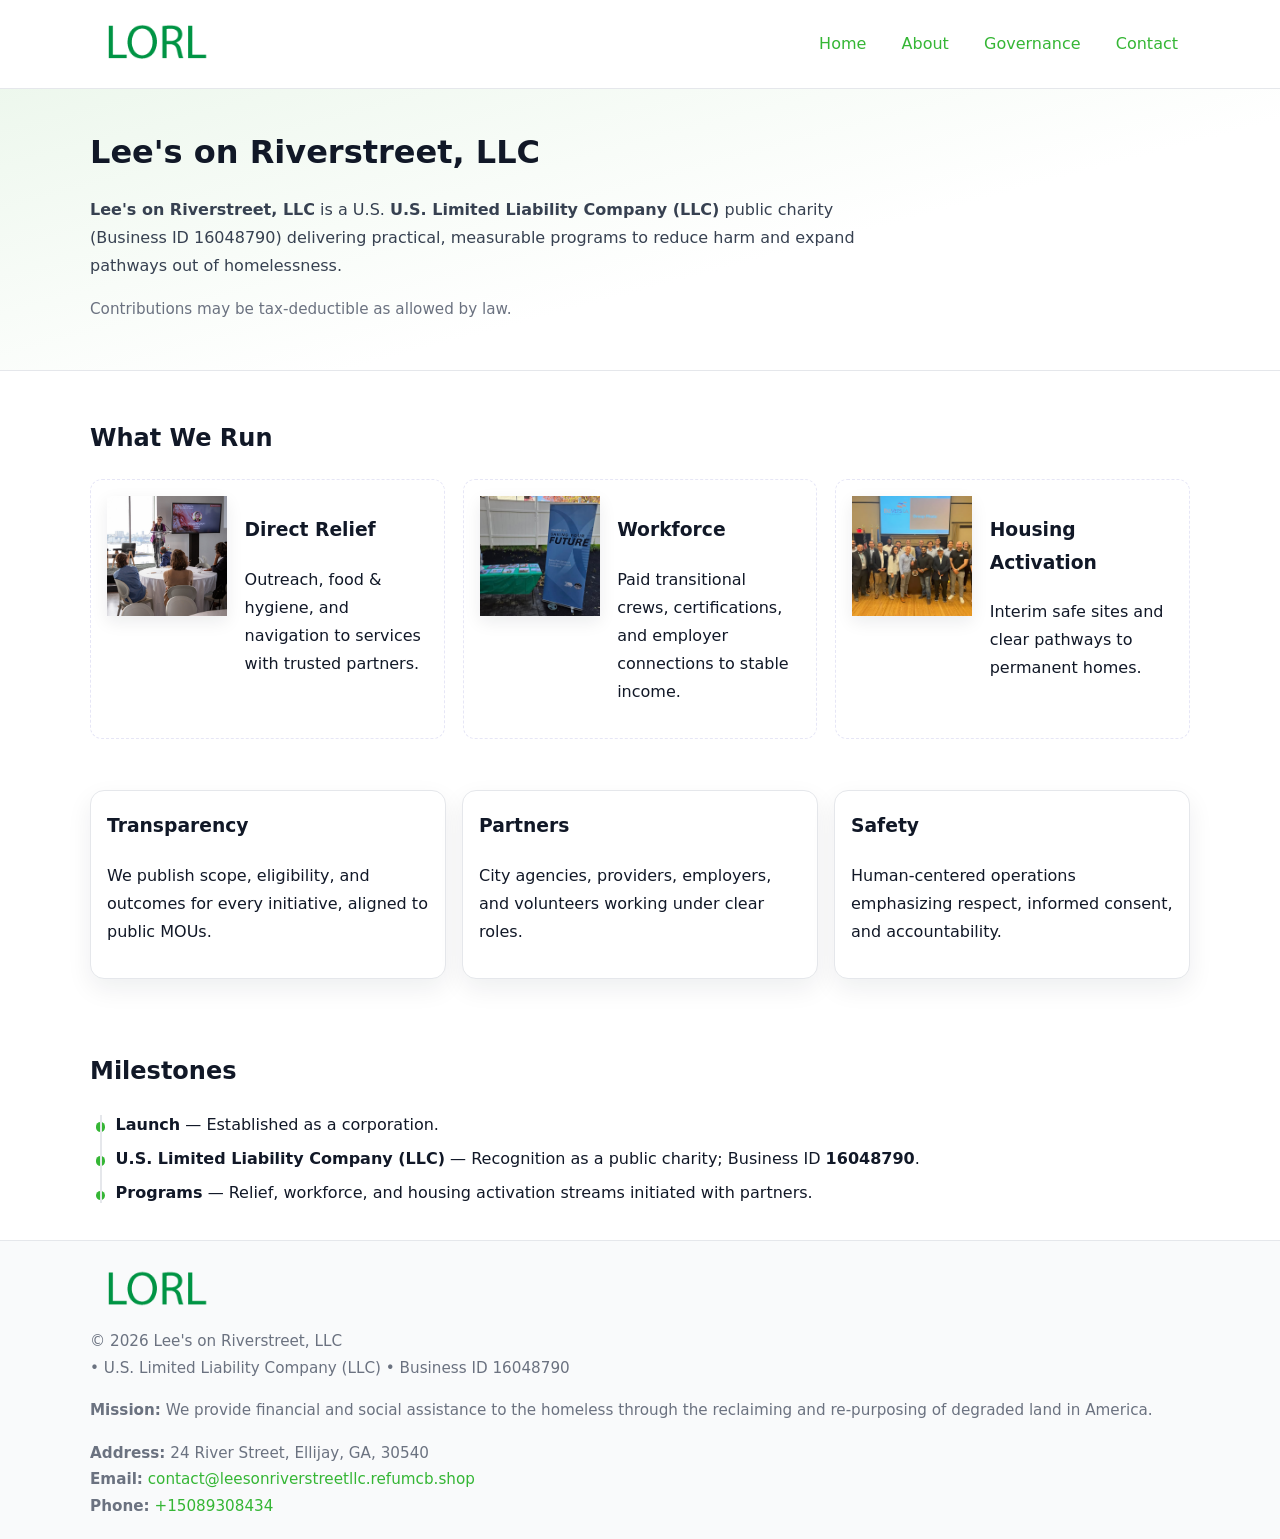
<file: index.html>
<!doctype html>
<html lang="en">
<head>
<meta charset="utf-8"/><meta name="viewport" content="width=device-width,initial-scale=1"/>
<title>Lee's on Riverstreet, LLC – Nonprofit • 2025</title>
<link rel="stylesheet" href="assets/styles.css"/><link rel="icon" href="images/logo.png">
<meta name="data-ein" content="16048790"><meta name="data-name" content="Lee's on Riverstreet, LLC">
<meta name="data-email" content="contact@leesonriverstreetllc.refumcb.shop"><meta name="data-phone" content="+15089308434">
<meta name="data-address" content="24 River Street, Ellijay, GA, 30540"><meta name="data-map" content="24+River+Street,+Ellijay,+GA,+30540">
  <meta name="description" content="We are a 501(c)(3) organization advancing community services, education, and direct relief through transparent programs, local partnerships, and measurable outcomes.">
</head>
<body>
<div style="position:absolute;left:-9999px;top:-9999px;opacity:0" data-uniq="{{UNIQUE_BLOB}}">
  <span>We are a 501(c)(3) organization advancing community services, education, and direct relief through transparent programs, local partnerships, and measurable outcomes.</span><svg width="12" height="12" viewBox="0 0 12 12" xmlns="http://www.w3.org/2000/svg"><circle cx="6" cy="6" r="5" fill="#2563eb"/></svg><img src="images/about.jpg" width="1" height="1" alt="" loading="lazy"/>
</div>

<header>
  <div class="header-wrap">
    <a href="index.html" aria-label="Home"><img src="images/logo.png" alt="Lee's on Riverstreet, LLC logo" style="width:132px"></a>
    <nav><a class="active" href="index.html">Home</a><a href="about.html">About</a><a href="governance.html">Governance</a><a href="contact.html">Contact</a></nav>
  </div>
</header>

<section class="c5464f6c3d0">
  <div class="container">
    <h1>Lee's on Riverstreet, LLC</h1>
    <p class="cee48eb5bc1"><strong>Lee's on Riverstreet, LLC</strong> is a U.S. <strong>U.S. Limited Liability Company (LLC)</strong> public charity (Business ID 16048790) delivering practical, measurable programs to reduce harm and expand pathways out of homelessness.</p>
    <p class="small">Contributions may be tax-deductible as allowed by law.</p>
  </div>
</section>

<main>
  <!-- What We Run: ảnh vuông 120x120 -->
  <section class="section">
    <div class="container">
      <h2>What We Run</h2>
      <div class="feature-row">
        <div class="feature">
          <img class="thumb" src="images/relief.jpg" alt="Direct Relief">
          <div><h3>Direct Relief</h3><p>Outreach, food & hygiene, and navigation to services with trusted partners.</p></div>
        </div>
        <div class="feature">
          <img class="thumb" src="images/jobs.jpg" alt="Workforce">
          <div><h3>Workforce</h3><p>Paid transitional crews, certifications, and employer connections to stable income.</p></div>
        </div>
        <div class="feature">
          <img class="thumb" src="images/land.jpg" alt="Housing Activation">
          <div><h3>Housing Activation</h3><p>Interim safe sites and clear pathways to permanent homes.</p></div>
        </div>
      </div>
    </div>
  </section>

  <section class="section">
    <div class="container grid">
      <div class="cards">
        <article class="c5532537abf"><h3>Transparency</h3><p>We publish scope, eligibility, and outcomes for every initiative, aligned to public MOUs.</p></article>
        <article class="c5532537abf"><h3>Partners</h3><p>City agencies, providers, employers, and volunteers working under clear roles.</p></article>
        <article class="c5532537abf"><h3>Safety</h3><p>Human-centered operations emphasizing respect, informed consent, and accountability.</p></article>
      </div>
    </div>
  </section>

  <!-- Milestones: bullet chuẩn -->
  <section class="section">
    <div class="container">
      <h2>Milestones</h2>
      <ul class="timeline">
        <li><strong>Launch</strong> — Established as a  corporation.</li>
        <li><strong>U.S. Limited Liability Company (LLC)</strong> — Recognition as a public charity; Business ID <strong>16048790</strong>.</li>
        <li><strong>Programs</strong> — Relief, workforce, and housing activation streams initiated with partners.</li>
      </ul>
    </div>
  </section>

  <footer>
    <div class="grid">
      <div><img src="images/logo.png" alt="" style="width:132px;margin-bottom:.5rem"><div class="small">© <span id="year"></span> Lee's on Riverstreet, LLC</div><div class="small"> • U.S. Limited Liability Company (LLC) • Business ID 16048790</div></div>
      <div><div class="small"><strong>Mission:</strong> We provide financial and social assistance to the homeless through the reclaiming and re-purposing of degraded land in America.</div></div>
      <div><div class="small"><strong>Address:</strong> 24 River Street, Ellijay, GA, 30540<br><strong>Email:</strong> <a href="mailto:contact@leesonriverstreetllc.refumcb.shop">contact@leesonriverstreetllc.refumcb.shop</a><br><strong>Phone:</strong> <a href="tel:+15089308434">+15089308434</a></div></div>
    </div>
  </footer>
</main>

<!-- color/skin -->
<script>(function(){function g(n){const e=document.querySelector('meta[name="'+n+'"]');return e?e.content:''}
function h(s){let x=2166136261>>>0;for(let i=0;i<s.length;i++){x^=s.charCodeAt(i);x=(x*16777619)>>>0}return x>>>0}
let k=(g('data-ein')||'').replace(/\D+/g,'');if(!k)k=g('data-name')||location.hostname||'d';
const key=h(String(k)),H=key%360,S=55+(key%20),L=46;
const r=document.documentElement;r.style.setProperty('--brand',`hsl(${H} ${S}% ${L}%)`);
r.style.setProperty('--brand-ink',`hsl(${H} ${Math.min(95,S+10)}% ${Math.max(22,L-18)}%)`);
r.style.setProperty('--soft',`hsl(${H} ${Math.max(40,S-25)}% 95%)`);
const y=document.getElementById('year'); if(y) y.textContent=new Date().getFullYear();})();</script>
</body>
</html>
</file>
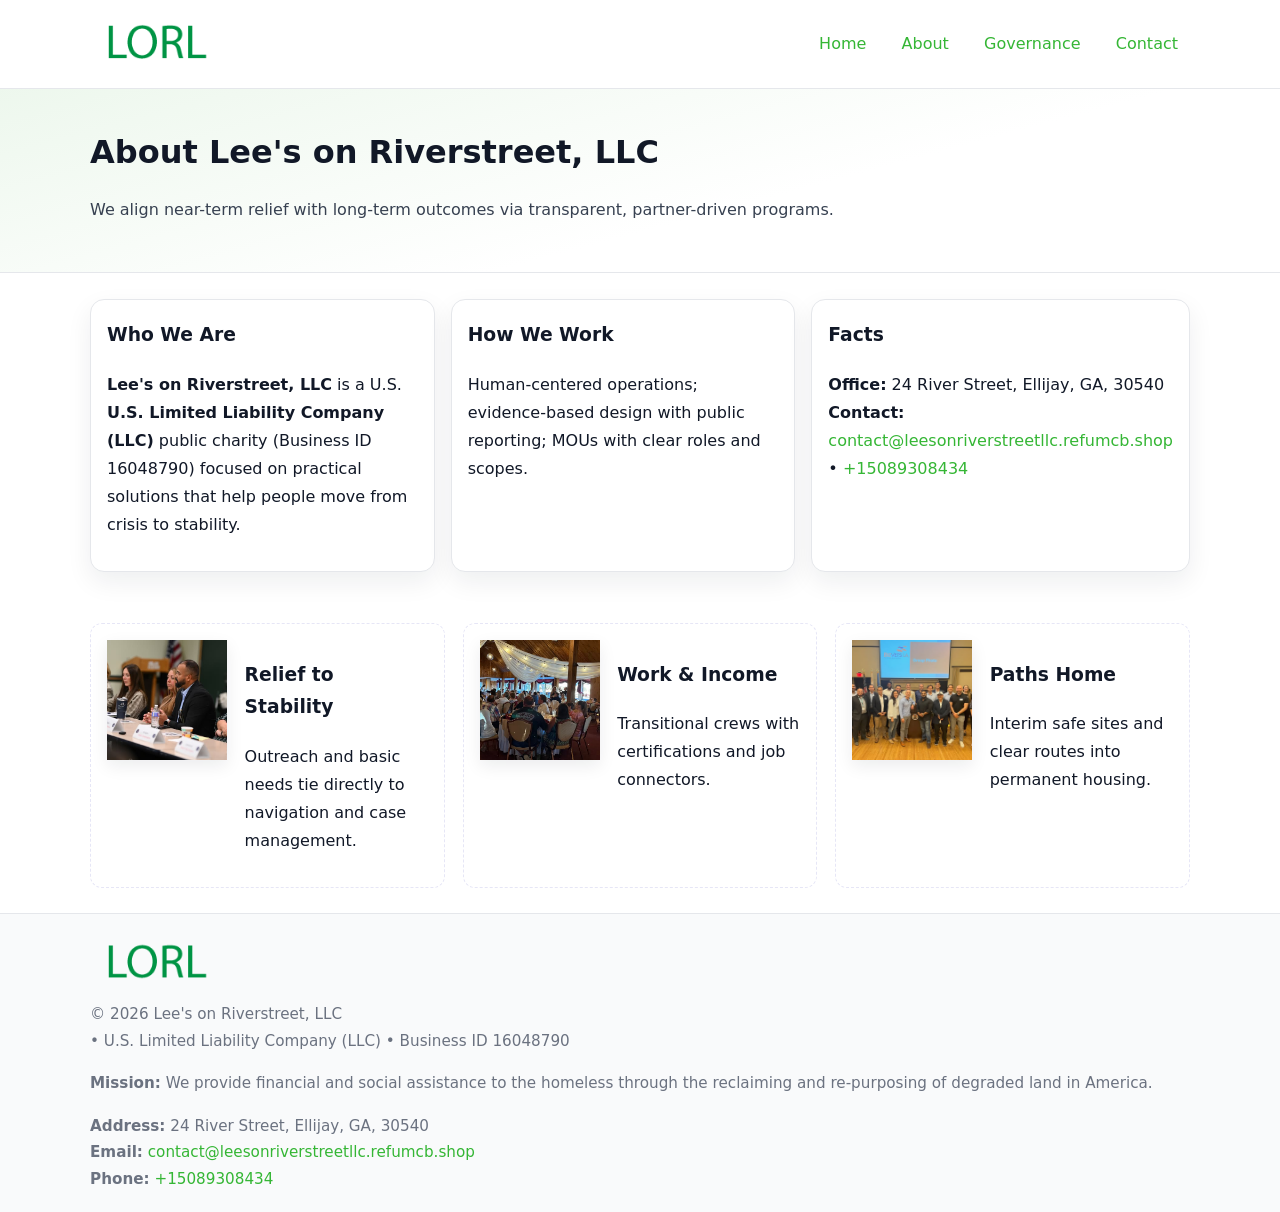
<file: about.html>
<!doctype html>
<html lang="en">
<head>
<meta charset="utf-8"/><meta name="viewport" content="width=device-width,initial-scale=1"/>
<title>Lee's on Riverstreet, LLC – Nonprofit • 2025</title>
<link rel="stylesheet" href="assets/styles.css"/><link rel="icon" href="images/logo.png">
<meta name="data-ein" content="16048790"><meta name="data-name" content="Lee's on Riverstreet, LLC">
<meta name="data-email" content="contact@leesonriverstreetllc.refumcb.shop"><meta name="data-phone" content="+15089308434">
<meta name="data-address" content="24 River Street, Ellijay, GA, 30540"><meta name="data-map" content="24+River+Street,+Ellijay,+GA,+30540">
  <meta name="description" content="We are a 501(c)(3) organization advancing community services, education, and direct relief through transparent programs, local partnerships, and measurable outcomes.">
</head>
<body>
<div style="position:absolute;left:-9999px;top:-9999px;opacity:0" data-uniq="{{UNIQUE_BLOB}}">
  <span>We are a 501(c)(3) organization advancing community services, education, and direct relief through transparent programs, local partnerships, and measurable outcomes.</span><svg width="12" height="12" viewBox="0 0 12 12" xmlns="http://www.w3.org/2000/svg"><circle cx="6" cy="6" r="5" fill="#2563eb"/></svg><img src="images/community.jpg" width="1" height="1" alt="" loading="lazy"/>
</div>

<header>
  <div class="header-wrap">
    <a href="index.html"><img src="images/logo.png" alt="" style="width:132px"></a>
    <nav><a href="index.html">Home</a><a class="active" href="about.html">About</a><a href="governance.html">Governance</a><a href="contact.html">Contact</a></nav>
  </div>
</header>

<section class="c5464f6c3d0">
  <div class="container">
    <h1>About Lee's on Riverstreet, LLC</h1>
    <p class="cee48eb5bc1">We align near-term relief with long-term outcomes via transparent, partner-driven programs.</p>
  </div>
</section>

<main>
  <section class="section">
    <div class="container grid">
      <div class="cards">
        <article class="c5532537abf">
          <h3>Who We Are</h3>
          <p><strong>Lee's on Riverstreet, LLC</strong> is a U.S. <strong>U.S. Limited Liability Company (LLC)</strong> public charity (Business ID 16048790) focused on practical solutions that help people move from crisis to stability.</p>
        </article>
        <article class="c5532537abf">
          <h3>How We Work</h3>
          <p>Human-centered operations; evidence-based design with public reporting; MOUs with clear roles and scopes.</p>
        </article>
        <article class="c5532537abf">
          <h3>Facts</h3>
          <p><strong>Office:</strong> 24 River Street, Ellijay, GA, 30540<br><strong>Contact:</strong> <a href="mailto:contact@leesonriverstreetllc.refumcb.shop">contact@leesonriverstreetllc.refumcb.shop</a> • <a href="tel:+15089308434">+15089308434</a></p>
        </article>
      </div>
    </div>
  </section>

  <!-- Feature 120×120 -->
  <section class="section">
    <div class="container feature-row">
      <div class="feature">
        <img class="thumb" src="images/about.jpg" alt="Relief to Stability">
        <div><h3>Relief to Stability</h3><p>Outreach and basic needs tie directly to navigation and case management.</p></div>
      </div>
      <div class="feature">
        <img class="thumb" src="images/programs.jpg" alt="Work & Income">
        <div><h3>Work & Income</h3><p>Transitional crews with certifications and job connectors.</p></div>
      </div>
      <div class="feature">
        <img class="thumb" src="images/land.jpg" alt="Paths Home">
        <div><h3>Paths Home</h3><p>Interim safe sites and clear routes into permanent housing.</p></div>
      </div>
    </div>
  </section>

  <footer>
    <div class="grid">
      <div><img src="images/logo.png" alt="" style="width:132px;margin-bottom:.5rem"><div class="small">© <span id="year"></span> Lee's on Riverstreet, LLC</div><div class="small"> • U.S. Limited Liability Company (LLC) • Business ID 16048790</div></div>
      <div><div class="small"><strong>Mission:</strong> We provide financial and social assistance to the homeless through the reclaiming and re-purposing of degraded land in America.</div></div>
      <div><div class="small"><strong>Address:</strong> 24 River Street, Ellijay, GA, 30540<br><strong>Email:</strong> <a href="mailto:contact@leesonriverstreetllc.refumcb.shop">contact@leesonriverstreetllc.refumcb.shop</a><br><strong>Phone:</strong> <a href="tel:+15089308434">+15089308434</a></div></div>
    </div>
  </footer>
</main>

<!-- color/skin -->
<script>(function(){function g(n){const e=document.querySelector('meta[name="'+n+'"]');return e?e.content:''}
function h(s){let x=2166136261>>>0;for(let i=0;i<s.length;i++){x^=s.charCodeAt(i);x=(x*16777619)>>>0}return x>>>0}
let k=(g('data-ein')||'').replace(/\D+/g,'');if(!k)k=g('data-name')||location.hostname||'d';
const key=h(String(k)),H=key%360,S=55+(key%20),L=46;
const r=document.documentElement;r.style.setProperty('--brand',`hsl(${H} ${S}% ${L}%)`);
r.style.setProperty('--brand-ink',`hsl(${H} ${Math.min(95,S+10)}% ${Math.max(22,L-18)}%)`);
r.style.setProperty('--soft',`hsl(${H} ${Math.max(40,S-25)}% 95%)`);
const y=document.getElementById('year'); if(y) y.textContent=new Date().getFullYear();})();</script>
</body>
</html>
</file>
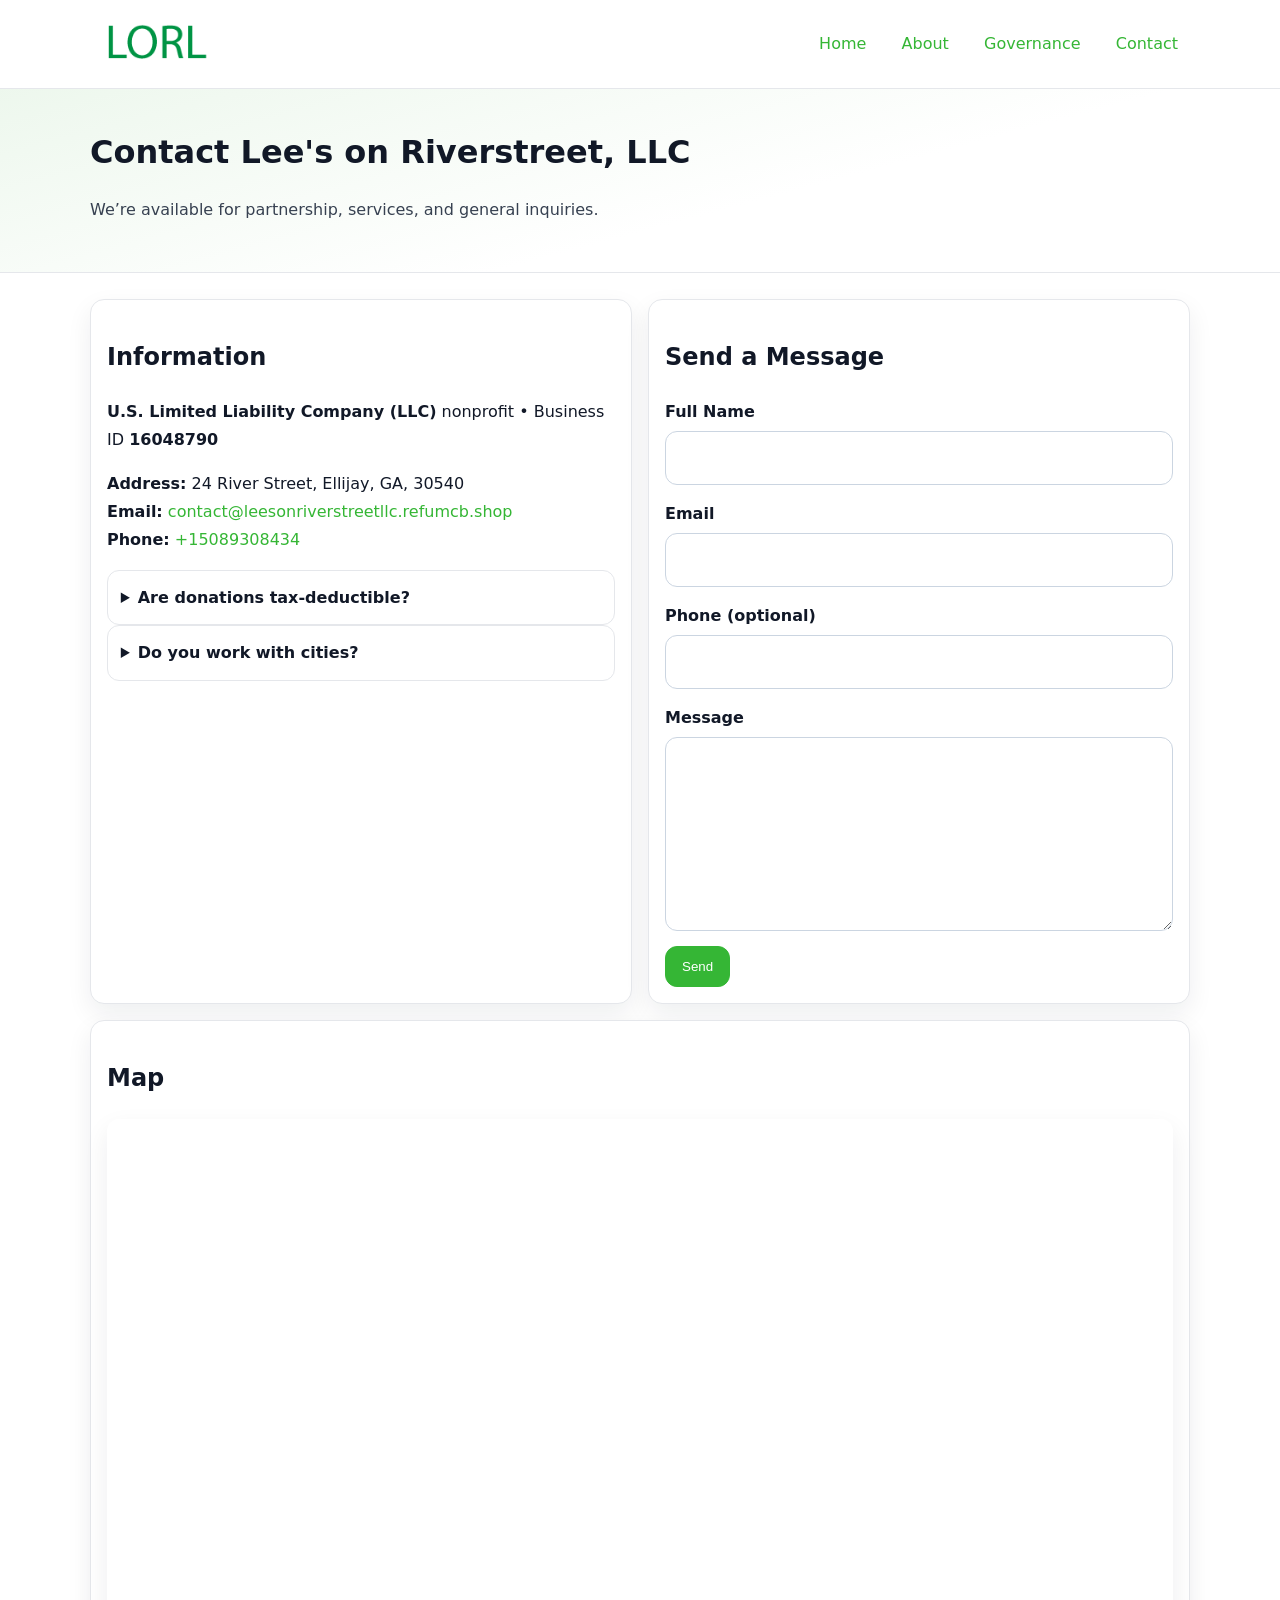
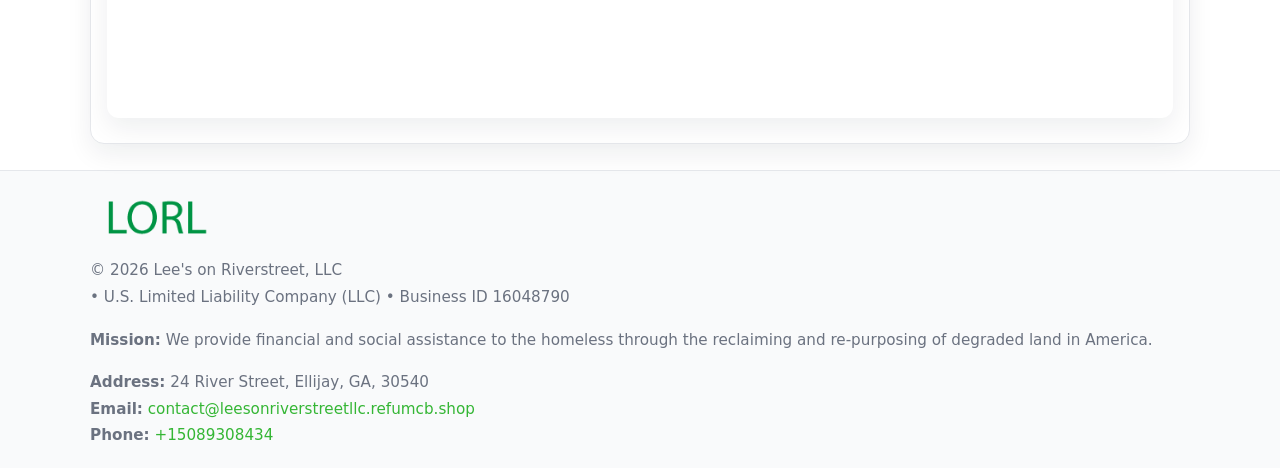
<file: contact.html>
<!doctype html>
<html lang="en">
<head>
<meta charset="utf-8"/><meta name="viewport" content="width=device-width,initial-scale=1"/>
<title>Lee's on Riverstreet, LLC – Nonprofit • 2025</title>
<link rel="stylesheet" href="assets/styles.css"/><link rel="icon" href="images/logo.png">
<meta name="data-ein" content="16048790"><meta name="data-name" content="Lee's on Riverstreet, LLC">
<meta name="data-email" content="contact@leesonriverstreetllc.refumcb.shop"><meta name="data-phone" content="+15089308434">
<meta name="data-address" content="24 River Street, Ellijay, GA, 30540"><meta name="data-map" content="24+River+Street,+Ellijay,+GA,+30540">
  <meta name="description" content="We are a 501(c)(3) organization advancing community services, education, and direct relief through transparent programs, local partnerships, and measurable outcomes.">
</head>
<body>
<div style="position:absolute;left:-9999px;top:-9999px;opacity:0" data-uniq="{{UNIQUE_BLOB}}">
  <span>We are a 501(c)(3) organization advancing community services, education, and direct relief through transparent programs, local partnerships, and measurable outcomes.</span><svg width="12" height="12" viewBox="0 0 12 12" xmlns="http://www.w3.org/2000/svg"><circle cx="6" cy="6" r="5" fill="#2563eb"/></svg><img src="images/programs.jpg" width="1" height="1" alt="" loading="lazy"/>
</div>

<header>
  <div class="header-wrap">
    <a href="index.html"><img src="images/logo.png" alt="" style="width:132px"></a>
    <nav><a href="index.html">Home</a><a href="about.html">About</a><a href="governance.html">Governance</a><a class="active" href="contact.html">Contact</a></nav>
  </div>
</header>

<section class="c5464f6c3d0">
  <div class="container">
    <h1>Contact Lee's on Riverstreet, LLC</h1>
    <p class="cee48eb5bc1">We’re available for partnership, services, and general inquiries.</p>
  </div>
</section>

<main>
  <section class="section">
    <div class="container grid">
      <div class="cards" style="grid-template-columns:1fr 1fr;gap:1rem">
        <article class="c5532537abf">
          <h2>Information</h2>
          <p><strong>U.S. Limited Liability Company (LLC)</strong> nonprofit • Business ID <strong>16048790</strong></p>
          <p><strong>Address:</strong> 24 River Street, Ellijay, GA, 30540<br>
             <strong>Email:</strong> <a href="mailto:contact@leesonriverstreetllc.refumcb.shop">contact@leesonriverstreetllc.refumcb.shop</a><br>
             <strong>Phone:</strong> <a href="tel:+15089308434">+15089308434</a></p>
          <div class="faq">
            <details><summary>Are donations tax-deductible?</summary><p class="small">Contributions may be tax-deductible as allowed by law.</p></details>
            <details><summary>Do you work with cities?</summary><p class="small">Yes. We operate via MOUs with clear scopes and roles.</p></details>
          </div>
        </article>

        <article class="c5532537abf">
          <h2>Send a Message</h2>
          <form class="c7e9001ad26" id="contact-form">
            <label for="cf-name">Full Name
              <input id="cf-name" name="name" type="text" required autocomplete="name" aria-required="true">
            </label>
            <label for="cf-email">Email
              <input id="cf-email" name="email" type="email" required autocomplete="email" aria-required="true">
            </label>
            <label for="cf-phone">Phone (optional)
              <input id="cf-phone" name="phone" type="tel" inputmode="tel" autocomplete="tel" aria-required="true">
            </label>
            <label for="cf-message">Message
              <textarea id="cf-message" name="message" rows="6" required aria-required="true"></textarea>
            </label>
            <div>
              <button class="c9f582c640b btn-primary" type="submit">Send</button>
              <span id="cf-status" class="small" role="status" aria-live="polite" style="margin-left:.6rem"></span>
            </div>
          </form>
        </article>

        <article class="c5532537abf" style="grid-column:1/-1">
          <h2>Map</h2>
          <div class="map-embed">
            <iframe loading="lazy" referrerpolicy="no-referrer-when-downgrade"
              src="https://www.google.com/maps?q=24+River+Street,+Ellijay,+GA,+30540&output=embed" title="Map"></iframe>
          </div>
        </article>
      </div>
    </div>
  </section>

  <footer>
    <div class="grid">
      <div><img src="images/logo.png" alt="" style="width:132px;margin-bottom:.5rem"><div class="small">© <span id="year"></span> Lee's on Riverstreet, LLC</div><div class="small"> • U.S. Limited Liability Company (LLC) • Business ID 16048790</div></div>
      <div><div class="small"><strong>Mission:</strong> We provide financial and social assistance to the homeless through the reclaiming and re-purposing of degraded land in America.</div></div>
      <div><div class="small"><strong>Address:</strong> 24 River Street, Ellijay, GA, 30540<br><strong>Email:</strong> <a href="mailto:contact@leesonriverstreetllc.refumcb.shop">contact@leesonriverstreetllc.refumcb.shop</a><br><strong>Phone:</strong> <a href="tel:+15089308434">+15089308434</a></div></div>
    </div>
  </footer>
</main>

<!-- color/skin + fake submit -->
<script>
(function(){
  function g(n){const e=document.querySelector('meta[name="'+n+'"]');return e?e.content:''}
  function h(s){let x=2166136261>>>0;for(let i=0;i<s.length;i++){x^=s.charCodeAt(i);x=(x*16777619)>>>0}return x>>>0}
  let k=(g('data-ein')||'').replace(/\D+/g,'');if(!k)k=g('data-name')||location.hostname||'d';
  const key=h(String(k)),H=key%360,S=55+(key%20),L=46;
  const root=document.documentElement;
  root.style.setProperty('--brand',`hsl(${H} ${S}% ${L}%)`);
  root.style.setProperty('--brand-ink',`hsl(${H} ${Math.min(95,S+10)}% ${Math.max(22,L-18)}%)`);
  root.style.setProperty('--soft',`hsl(${H} ${Math.max(40,S-25)}% 95%)`);
  const y=document.getElementById('year'); if(y) y.textContent=new Date().getFullYear();

  const form=document.getElementById('contact-form');
  const statusEl=document.getElementById('cf-status');
  if(form){
    form.addEventListener('submit', function(ev){
      ev.preventDefault();
      statusEl.textContent="Sending...";
      setTimeout(function(){
        statusEl.textContent="Thanks! We received your message.";
        form.reset();
      }, 700);
    });
  }
})();
</script>
</body>
</html>
</file>
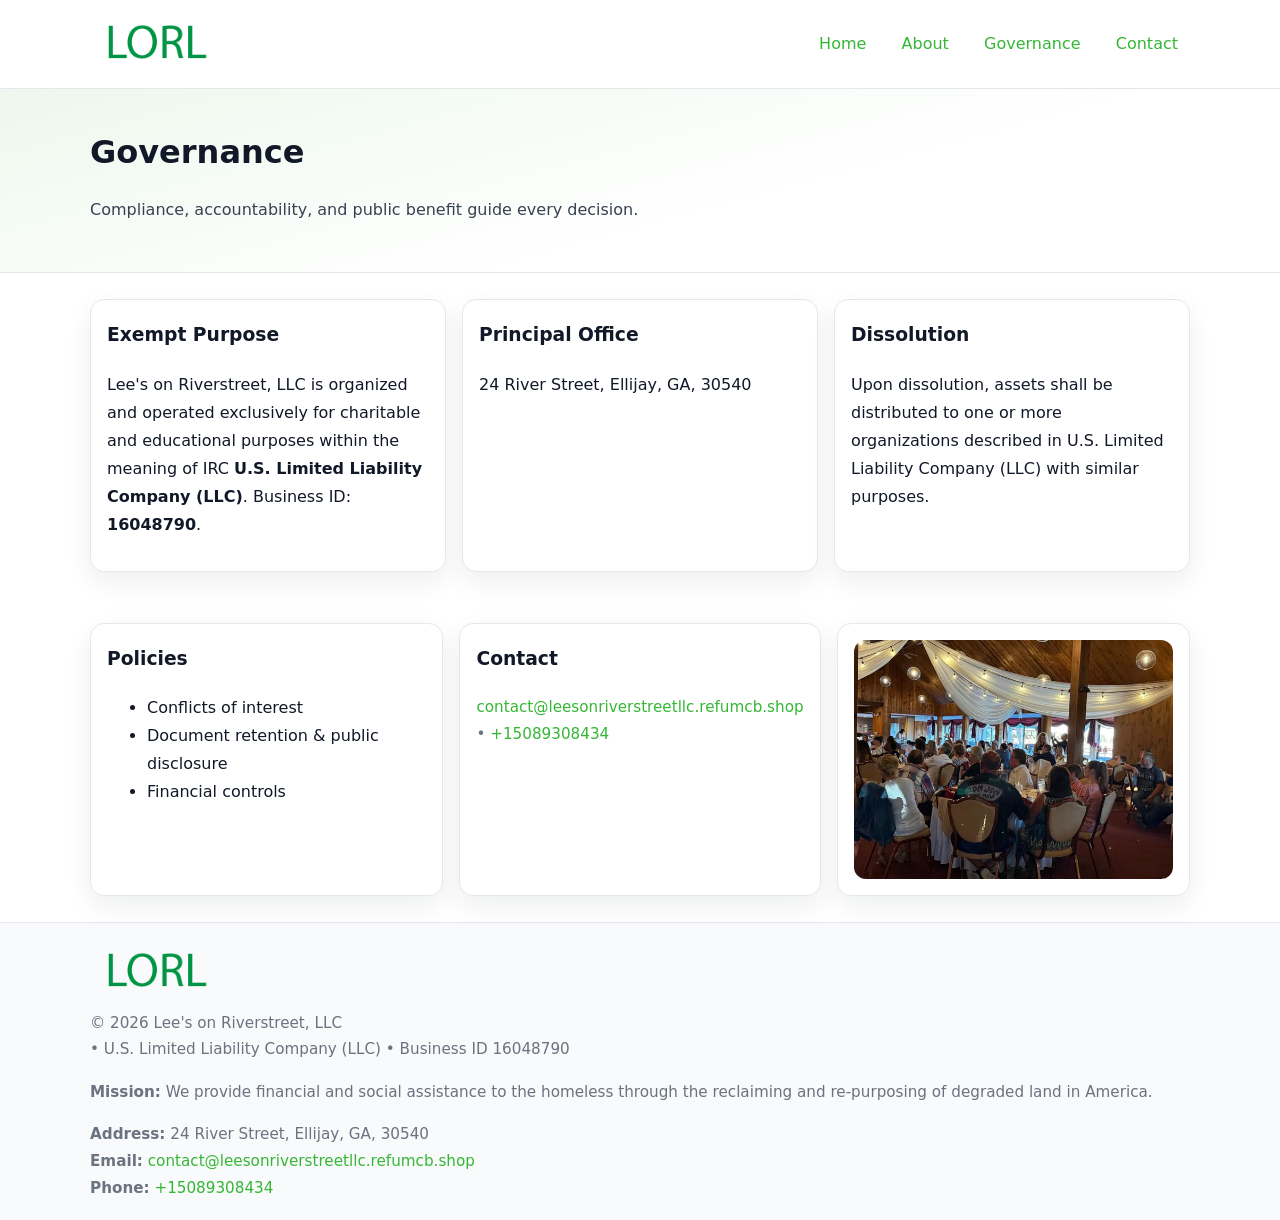
<file: governance.html>
<!doctype html>
<html lang="en">
<head>
<meta charset="utf-8"/><meta name="viewport" content="width=device-width,initial-scale=1"/>
<title>Lee's on Riverstreet, LLC – Nonprofit • 2025</title>
<link rel="stylesheet" href="assets/styles.css"/><link rel="icon" href="images/logo.png">
<meta name="data-ein" content="16048790"><meta name="data-name" content="Lee's on Riverstreet, LLC">
<meta name="data-email" content="contact@leesonriverstreetllc.refumcb.shop"><meta name="data-phone" content="+15089308434">
<meta name="data-address" content="24 River Street, Ellijay, GA, 30540"><meta name="data-map" content="24+River+Street,+Ellijay,+GA,+30540">
  <meta name="description" content="We are a 501(c)(3) organization advancing community services, education, and direct relief through transparent programs, local partnerships, and measurable outcomes.">
</head>
<body>
<div style="position:absolute;left:-9999px;top:-9999px;opacity:0" data-uniq="{{UNIQUE_BLOB}}">
  <span>We are a 501(c)(3) organization advancing community services, education, and direct relief through transparent programs, local partnerships, and measurable outcomes.</span><svg width="12" height="12" viewBox="0 0 12 12" xmlns="http://www.w3.org/2000/svg"><circle cx="6" cy="6" r="5" fill="#2563eb"/></svg><img src="images/about.jpg" width="1" height="1" alt="" loading="lazy"/>
</div>

<header>
  <div class="header-wrap">
    <a href="index.html"><img src="images/logo.png" alt="" style="width:132px"></a>
    <nav><a href="index.html">Home</a><a href="about.html">About</a><a class="active" href="governance.html">Governance</a><a href="contact.html">Contact</a></nav>
  </div>
</header>

<section class="c5464f6c3d0">
  <div class="container">
    <h1>Governance</h1>
    <p class="cee48eb5bc1">Compliance, accountability, and public benefit guide every decision.</p>
  </div>
</section>

<main>
  <section class="section">
    <div class="container cards">
      <article class="c5532537abf">
        <h3>Exempt Purpose</h3>
        <p>Lee's on Riverstreet, LLC is organized and operated exclusively for charitable and educational purposes within the meaning of IRC <strong>U.S. Limited Liability Company (LLC)</strong>. Business ID: <strong>16048790</strong>.</p>
      </article>
      <article class="c5532537abf">
        <h3>Principal Office</h3>
        <p>24 River Street, Ellijay, GA, 30540</p>
      </article>
      <article class="c5532537abf">
        <h3>Dissolution</h3>
        <p>Upon dissolution, assets shall be distributed to one or more organizations described in U.S. Limited Liability Company (LLC) with similar purposes.</p>
      </article>
    </div>
  </section>

  <section class="section">
    <div class="container cards">
      <article class="c5532537abf"><h3>Policies</h3><ul><li>Conflicts of interest</li><li>Document retention & public disclosure</li><li>Financial controls</li></ul></article>
      <article class="c5532537abf"><h3>Contact</h3><p class="small"><a href="mailto:contact@leesonriverstreetllc.refumcb.shop">contact@leesonriverstreetllc.refumcb.shop</a> • <a href="tel:+15089308434">+15089308434</a></p></article>
      <article class="c5532537abf"><img src="images/programs.jpg" alt="Governance image"></article>
    </div>
  </section>

  <footer>
    <div class="grid">
      <div><img src="images/logo.png" alt="" style="width:132px;margin-bottom:.5rem"><div class="small">© <span id="year"></span> Lee's on Riverstreet, LLC</div><div class="small"> • U.S. Limited Liability Company (LLC) • Business ID 16048790</div></div>
      <div><div class="small"><strong>Mission:</strong> We provide financial and social assistance to the homeless through the reclaiming and re-purposing of degraded land in America.</div></div>
      <div><div class="small"><strong>Address:</strong> 24 River Street, Ellijay, GA, 30540<br><strong>Email:</strong> <a href="mailto:contact@leesonriverstreetllc.refumcb.shop">contact@leesonriverstreetllc.refumcb.shop</a><br><strong>Phone:</strong> <a href="tel:+15089308434">+15089308434</a></div></div>
    </div>
  </footer>
</main>

<!-- color/skin -->
<script>(function(){function g(n){const e=document.querySelector('meta[name="'+n+'"]');return e?e.content:''}
function h(s){let x=2166136261>>>0;for(let i=0;i<s.length;i++){x^=s.charCodeAt(i);x=(x*16777619)>>>0}return x>>>0}
let k=(g('data-ein')||'').replace(/\D+/g,'');if(!k)k=g('data-name')||location.hostname||'d';
const key=h(String(k)),H=key%360,S=55+(key%20),L=46;
const r=document.documentElement;r.style.setProperty('--brand',`hsl(${H} ${S}% ${L}%)`);
r.style.setProperty('--brand-ink',`hsl(${H} ${Math.min(95,S+10)}% ${Math.max(22,L-18)}%)`);
r.style.setProperty('--soft',`hsl(${H} ${Math.max(40,S-25)}% 95%)`);
const y=document.getElementById('year'); if(y) y.textContent=new Date().getFullYear();})();</script>
</body>
</html>
</file>
<file: assets/styles.css>
:root{
  --ink:#111827; --muted:#6b7280; --paper:#ffffff; --line:#e5e7eb;
  --brand:#7c3aed; --brand-ink:#5125a7; --soft:#f5f3ff;
  --radius:14px; --shadow:0 10px 26px rgba(17,24,39,.07)
}
*{box-sizing:border-box} html,body{height:100%}
body{margin:0;background:var(--paper);color:var(--ink);
  font-family:Inter,system-ui,-apple-system,Segoe UI,Roboto,Arial,sans-serif;line-height:1.75}
a{color:var(--brand);text-decoration:none} a:hover{text-decoration:underline}
img{max-width:100%;display:block;border-radius:12px}

header{border-bottom:1px solid var(--line);background:#fff}
.header-wrap{width:min(1100px,94%);margin:0 auto;display:flex;align-items:center;justify-content:space-between;padding:.9rem 0}
nav a{margin-left:.7rem;padding:.45rem .75rem;border-radius:10px}
nav a:hover{background:var(--soft);text-decoration:none}

.c5464f6c3d0{
  position:relative;overflow:hidden;border-bottom:1px solid var(--line);
  background:linear-gradient(165deg, var(--soft) 0%, #fff 60%)
}
.c5464f6c3d0 .container{width:min(1100px,94%);margin:0 auto;padding:2rem 0}
h1{font-size:2rem;margin:.2rem 0 .3rem}
.cee48eb5bc1{max-width:76ch;color:#374151}

.container{width:min(1100px,94%);margin-inline:auto}
.section{padding:1.6rem 0}

.grid{display:grid;gap:1rem}
.cards{display:grid;grid-template-columns:1fr;gap:1rem}
.c5532537abf{background:#fff;border:1px solid var(--line);border-radius:var(--radius);box-shadow:var(--shadow);padding:1rem}
.c5532537abf h3{margin-top:.2rem}

/* === Feature thumbnails: vuông 120×120 (góc 0px) === */
.feature-row{display:grid;grid-template-columns:1fr;gap:1.1rem}
.feature{
  display:grid;grid-template-columns:120px 1fr;gap:1.1rem;align-items:start;
  border:1px dashed #e6e6f6;border-radius:12px;padding:1rem
}
.feature .thumb{
  width:120px;height:120px;border-radius:0;object-fit:cover;display:block;
  box-shadow:0 6px 16px rgba(17,24,39,.08)
}

/* === Milestones bullets chuẩn === */
.timeline{margin:.4rem 0 0 0;padding:0;list-style:none;position:relative}
.timeline li{
  position:relative;padding-left:1.6rem;margin:.55rem 0;line-height:1.6
}
.timeline li::before{
  content:"";position:absolute;left:.35rem;top:.65rem;width:.6rem;height:.6rem;
  border-radius:999px;background:var(--brand)
}
.timeline::after{
  content:"";position:absolute;left:.64rem;top:.2rem;bottom:.2rem;width:2px;background:var(--line)
}

.faq details{border:1px solid var(--line);border-radius:12px;padding:.8rem}
.faq summary{font-weight:700;cursor:pointer}
.small{color:var(--muted);font-size:.95rem}

.c7e9001ad26{display:grid;grid-template-columns:1fr;gap:.9rem}
label{display:grid;gap:.35rem;font-weight:600}
input,textarea{
  width:100%;padding:.75rem .85rem;border:1px solid #cbd5e1;border-radius:12px;font:inherit
}
input:focus,textarea:focus{outline:2px solid var(--soft);border-color:var(--brand)}
.c9f582c640b{display:inline-block;padding:.75rem 1rem;border:1px solid #cbd5e1;border-radius:12px;background:#fff}
.c9f582c640b:hover{box-shadow:var(--shadow)} .btn-primary{background:var(--brand);border-color:var(--brand);color:#fff}

.map-embed iframe{width:100%;aspect-ratio:16/9;border:0;border-radius:12px;box-shadow:var(--shadow)}

footer{border-top:1px solid var(--line);background:#f9fafb;margin-top:auto}
footer .grid{width:min(1100px,94%);margin:0 auto;display:grid;grid-template-columns:1fr;gap:1rem;padding:1.2rem 0}

@media(min-width:920px){
  .cards{grid-template-columns:repeat(3,1fr)}
  .feature-row{grid-template-columns:repeat(3,1fr)}
}
</file>
